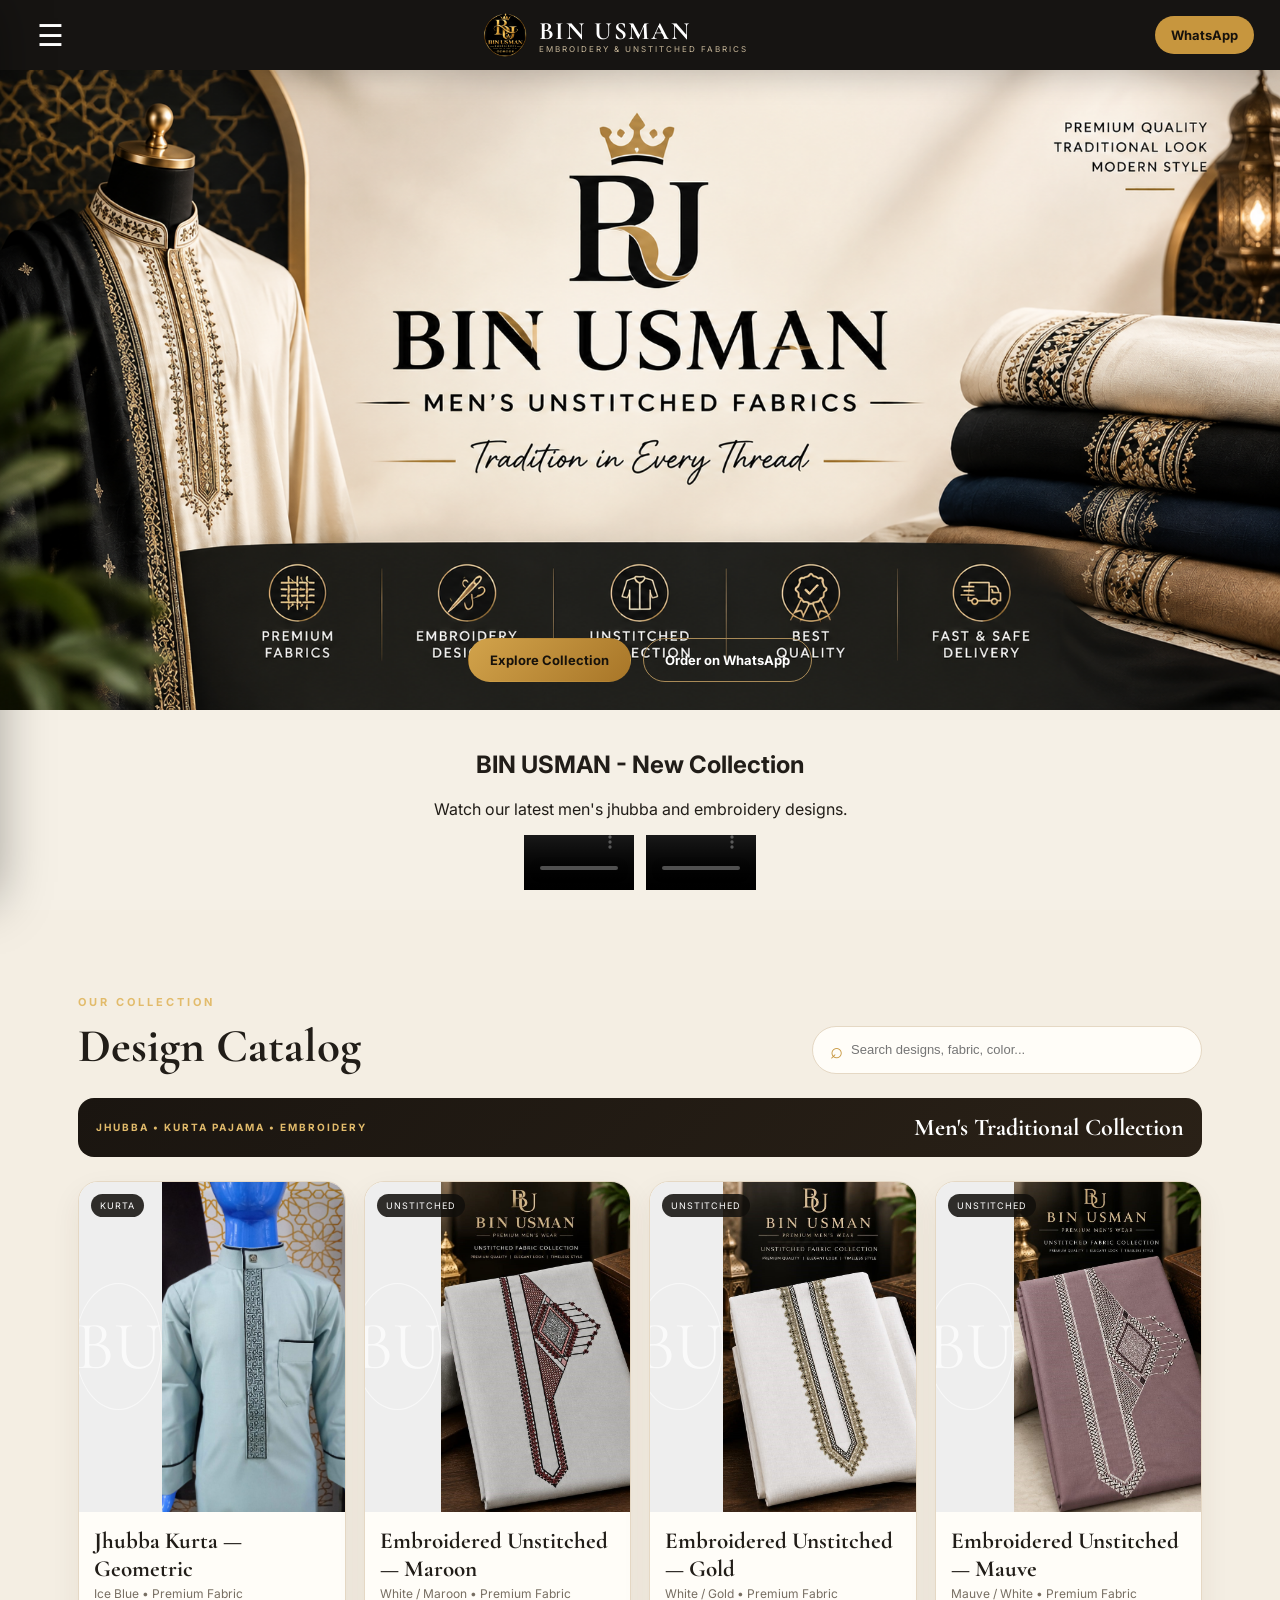
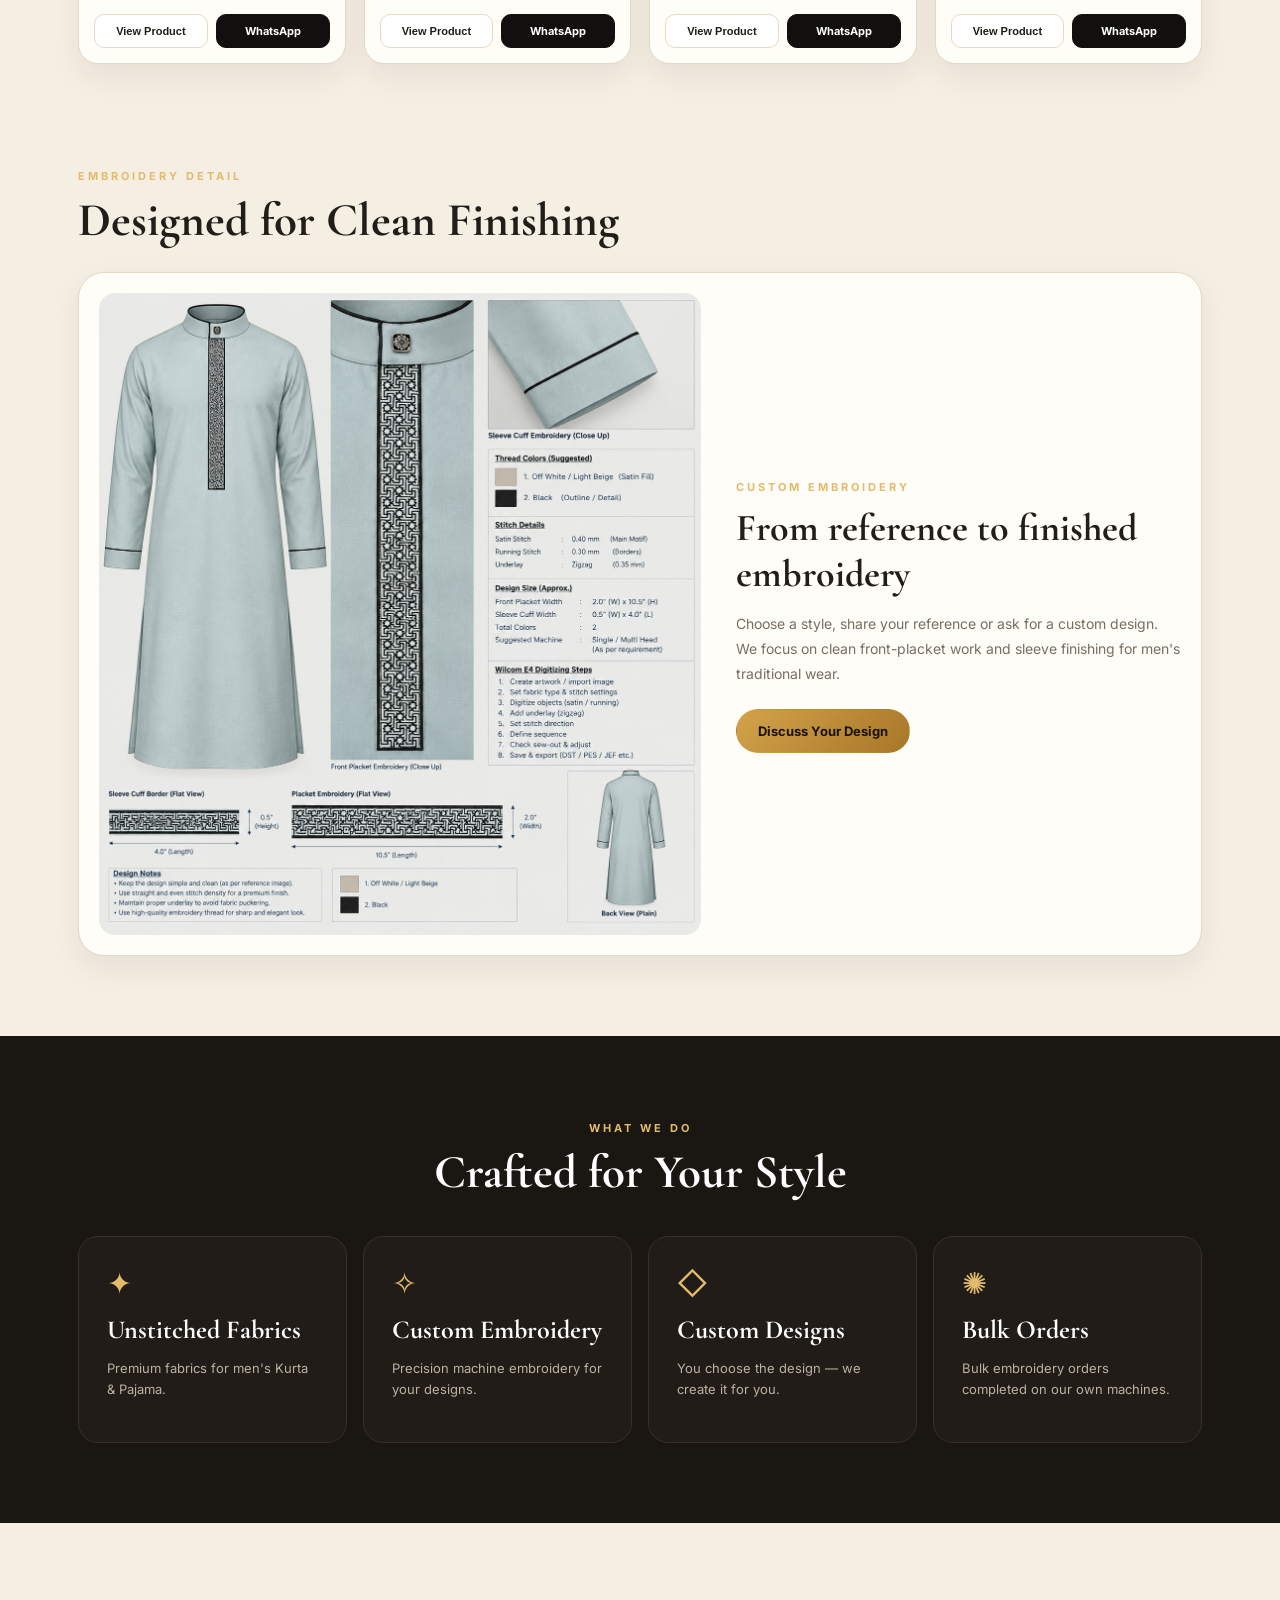
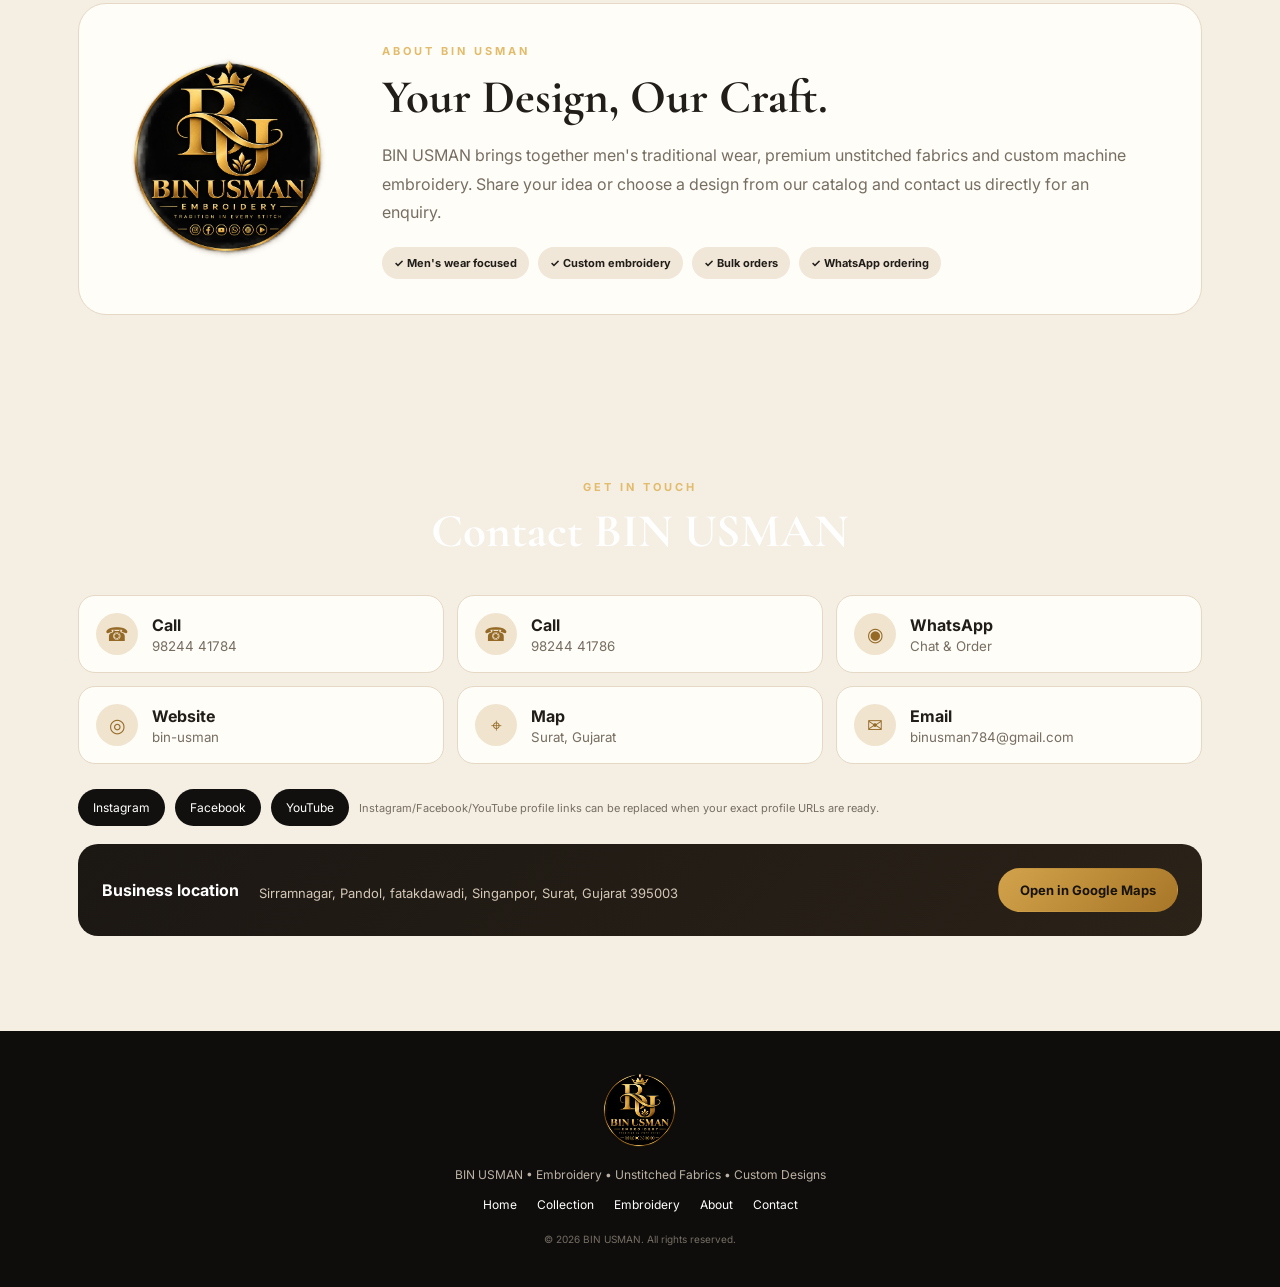
<file: index.html>
<!DOCTYPE html>
<html lang="en">
<head>
  <meta charset="UTF-8">
  <meta name="viewport" content="width=device-width, initial-scale=1.0">
  <meta name="theme-color" content="#11100e">
  <meta name="description" content="BIN USMAN offers men's traditional wear, unstitched fabrics, custom embroidery, jhubba and kurta pajama designs. Your Design, Our Craft.">
  <title>BIN USMAN | Men's Traditional Wear & Custom Embroidery</title>
  <link rel="icon" href="logo.png">
  <link rel="stylesheet" href="style.css">
</head>
<body>
  <header class="topbar">
    <button class="menu-btn" id="menuBtn" aria-label="Open menu">☰</button>
    <a class="brand" href="#home" aria-label="BIN USMAN home">
      <img src="logo.png" alt="BIN USMAN logo">
      <div>
        <strong>BIN USMAN</strong>
        <span>EMBROIDERY & UNSTITCHED FABRICS</span>
      </div>
    </a>
    <a class="header-wa" href="https://wa.me/919824441784?text=Hello%20BIN%20USMAN%2C%20I%20want%20to%20know%20more." target="_blank" rel="noopener">WhatsApp</a>
  </header>

  <div class="drawer" id="drawer">
    <button class="drawer-close" id="drawerClose">×</button>
    <img src="logo.png" class="drawer-logo" alt="BIN USMAN">
    <h2>BIN USMAN</h2>
    <p>Your Design, Our Craft.</p>
    <nav>
      <a href="#home">Home</a>
      <a href="#catalog">Collection</a>
      <a href="#details">Embroidery</a>
      <a href="#about">About</a>
      <a href="#contact">Contact</a>
    </nav>
    <div class="drawer-actions">
      <a class="gold-btn" href="tel:+919824441784">Call 98244 41784</a>
      <a class="dark-btn" href="https://wa.me/919824441784?text=Hello%20BIN%20USMAN%2C%20I%20want%20to%20place%20an%20order." target="_blank" rel="noopener">WhatsApp Order</a>
    </div>
  </div>

  <main>
    <section class="hero" id="home">
      <div class="hero-banner-wrap">
        <img class="hero-banner" src="banner.png" alt="BIN USMAN men's traditional wear and unstitched fabric collection">
        <div class="hero-banner-actions">
          <a class="gold-btn" href="#catalog">Explore Collection</a>
          <a class="outline-btn" href="https://wa.me/919824441784?text=Hello%20BIN%20USMAN%2C%20I%20want%20to%20enquire%20about%20your%20collection." target="_blank" rel="noopener">Order on WhatsApp</a>
        </div>
      </div>
    </section>
<section style="padding:20px; background:#f5f0e6; text-align:center;">
  <h2>BIN USMAN - New Collection</h2>
  <p>Watch our latest men's jhubba and embroidery designs.</p>

  <div style="display:flex; justify-content:center; gap:12px; flex-wrap:wrap;">

    <video controls playsinline preload="metadata"
      style=width:110px; height:137px; object-fit:cover; border-radius:10px;">
      <source src="WhatsApp%20Video%202026-09-30%20at%2012.01.19%20PM.mp4" type="video/mp4">
    </video>

    <video controls playsinline preload="metadata"
      style=width:110px; height:137px; object-fit:cover; border-radius:10px;
      <source src="video-2.mp4.mp4" type="video/mp4">
    </video>

  </div>
</section>
    <section class="section" id="catalog">
      <div class="section-head">
        <div>
          <span class="eyebrow">OUR COLLECTION</span>
          <h2>Design Catalog</h2>
        </div>
        <div class="search-box">
          <span>⌕</span>
          <input id="searchInput" type="search" placeholder="Search designs, fabric, color...">
        </div>
      </div>

      <div class="collection-note">
        <span>JHUBBA • KURTA PAJAMA • EMBROIDERY</span>
        <b>Men's Traditional Collection</b>
      </div>

      <div class="products" id="products"></div>
      <div class="no-results" id="noResults">No designs found. Try another search.</div>
    </section>

    <section class="section details-section" id="details">
      <div class="section-head">
        <div>
          <span class="eyebrow">EMBROIDERY DETAIL</span>
          <h2>Designed for Clean Finishing</h2>
        </div>
      </div>
      <div class="details-card">
        <img src="embroidery-details.png" alt="BIN USMAN embroidery design and stitch detail reference">
        <div>
          <span class="eyebrow">CUSTOM EMBROIDERY</span>
          <h3>From reference to finished embroidery</h3>
          <p>Choose a style, share your reference or ask for a custom design. We focus on clean front-placket work and sleeve finishing for men's traditional wear.</p>
          <a class="gold-btn" href="https://wa.me/919824441784?text=Hello%20BIN%20USMAN%2C%20I%20want%20a%20custom%20embroidery%20design." target="_blank" rel="noopener">Discuss Your Design</a>
        </div>
      </div>
    </section>

    <section class="section services" id="services">
      <div class="center-head">
        <span class="eyebrow">WHAT WE DO</span>
        <h2>Crafted for Your Style</h2>
      </div>
      <div class="service-grid">
        <article class="service-card"><div class="service-icon">✦</div><h3>Unstitched Fabrics</h3><p>Premium fabrics for men's Kurta & Pajama.</p></article>
        <article class="service-card"><div class="service-icon">✧</div><h3>Custom Embroidery</h3><p>Precision machine embroidery for your designs.</p></article>
        <article class="service-card"><div class="service-icon">◇</div><h3>Custom Designs</h3><p>You choose the design — we create it for you.</p></article>
        <article class="service-card"><div class="service-icon">✺</div><h3>Bulk Orders</h3><p>Bulk embroidery orders completed on our own machines.</p></article>
      </div>
    </section>

    <section class="section about" id="about">
      <div class="about-card">
        <div class="about-logo"><img src="logo.png" alt="BIN USMAN"></div>
        <div>
          <span class="eyebrow">ABOUT BIN USMAN</span>
          <h2>Your Design, Our Craft.</h2>
          <p>BIN USMAN brings together men's traditional wear, premium unstitched fabrics and custom machine embroidery. Share your idea or choose a design from our catalog and contact us directly for an enquiry.</p>
          <div class="about-points">
            <span>✓ Men's wear focused</span>
            <span>✓ Custom embroidery</span>
            <span>✓ Bulk orders</span>
            <span>✓ WhatsApp ordering</span>
          </div>
        </div>
      </div>
    </section>

    <section class="section contact" id="contact">
      <div class="center-head">
        <span class="eyebrow">GET IN TOUCH</span>
        <h2>Contact BIN USMAN</h2>
      </div>
      <div class="contact-grid">
        <a class="contact-card" href="tel:+919824441784"><span>☎</span><div><b>Call</b><small>98244 41784</small></div></a>
        <a class="contact-card" href="tel:+919824441786"><span>☎</span><div><b>Call</b><small>98244 41786</small></div></a>
        <a class="contact-card" href="https://wa.me/919824441784?text=Hello%20BIN%20USMAN%2C%20I%20want%20to%20enquire." target="_blank" rel="noopener"><span>◉</span><div><b>WhatsApp</b><small>Chat & Order</small></div></a>
        <a class="contact-card" href="https://sites.google.com/view/bin-usman/" target="_blank" rel="noopener"><span>◎</span><div><b>Website</b><small>bin-usman</small></div></a>
        <a class="contact-card" href="https://www.google.com/maps/search/?api=1&query=Sirramnagar%2C%20Pandol%2C%20fatakdawadi%2C%20Singanpor%2C%20Surat%2C%20Gujarat%20395003" target="_blank" rel="noopener"><span>⌖</span><div><b>Map</b><small>Surat, Gujarat</small></div></a>
        <a class="contact-card" href="mailto:binusman784@gmail.com"><span>✉</span><div><b>Email</b><small>binusman784@gmail.com</small></div></a>
      </div>

      <div class="social-row">
        <a href="https://www.instagram.com/" target="_blank" rel="noopener" title="Instagram">Instagram</a>
        <a href="https://www.facebook.com/" target="_blank" rel="noopener" title="Facebook">Facebook</a>
        <a href="https://www.youtube.com/" target="_blank" rel="noopener" title="YouTube">YouTube</a>
        <span class="social-note">Instagram/Facebook/YouTube profile links can be replaced when your exact profile URLs are ready.</span>
      </div>

      <div class="address-card">
        <b>Business location</b>
        <p>Sirramnagar, Pandol, fatakdawadi, Singanpor, Surat, Gujarat 395003</p>
        <a class="gold-btn" href="https://www.google.com/maps/search/?api=1&query=Sirramnagar%2C%20Pandol%2C%20fatakdawadi%2C%20Singanpor%2C%20Surat%2C%20Gujarat%20395003" target="_blank" rel="noopener">Open in Google Maps</a>
      </div>
    </section>
  </main>

  <footer>
    <img src="logo.png" alt="BIN USMAN">
    <p>BIN USMAN • Embroidery • Unstitched Fabrics • Custom Designs</p>
    <div class="footer-links">
      <a href="#home">Home</a><a href="#catalog">Collection</a><a href="#details">Embroidery</a><a href="#about">About</a><a href="#contact">Contact</a>
    </div>
    <small>© 2026 BIN USMAN. All rights reserved.</small>
  </footer>

  <div class="modal" id="productModal" aria-hidden="true">
    <div class="modal-card">
      <button class="modal-close" id="modalClose">×</button>
      <div class="modal-image" id="modalImage"></div>
      <div class="modal-body">
        <span class="eyebrow" id="modalType">EMBROIDERY DESIGN</span>
        <h2 id="modalName">Design</h2>
        <p id="modalMeta">Cotton • Cream</p>
        <div class="specs">
          <div><span>Fabric</span><b id="modalFabric">Cotton</b></div>
          <div><span>Color</span><b id="modalColor">Cream</b></div>
          <div><span>Work</span><b id="modalWork">Machine Embroidery</b></div>
        </div>
        <a id="modalOrder" class="gold-btn full" target="_blank" rel="noopener">Order / Enquiry on WhatsApp</a>
      </div>
    </div>
  </div>

</section>
  <script src="script.js"></script>
</body>
</html>
</file>
<file: style.css>
@import url('https://fonts.googleapis.com/css2?family=Cormorant+Garamond:wght@500;600;700&family=Inter:wght@400;500;600;700&display=swap');
:root{--black:#12100e;--black2:#1a1714;--gold:#c7963e;--gold2:#e2bb6b;--cream:#f4eee3;--paper:#fffdf8;--line:#e5d8c4;--text:#211d18;--muted:#776e62}
*{box-sizing:border-box}html{scroll-behavior:smooth}body{margin:0;background:var(--cream);color:var(--text);font-family:Inter,Arial,sans-serif}.topbar{height:70px;background:rgba(18,16,14,.98);display:flex;align-items:center;justify-content:space-between;padding:0 26px;position:sticky;top:0;z-index:50;box-shadow:0 8px 28px rgba(0,0,0,.18)}.menu-btn,.header-wa{border:0;background:none;color:#fff;cursor:pointer}.menu-btn{font-size:30px;width:48px}.header-wa{background:var(--gold);color:#16120d;text-decoration:none;font-weight:700;padding:11px 16px;border-radius:999px;font-size:13px}.brand{display:flex;align-items:center;gap:10px;text-decoration:none;color:#fff}.brand img{width:47px;height:47px;object-fit:contain}.brand strong{font-family:"Cormorant Garamond",serif;font-size:25px;letter-spacing:1.8px;display:block}.brand span{display:block;font-size:8px;letter-spacing:2px;color:#c9b89a;margin-top:-2px}
.hero{background:radial-gradient(circle at 80% 20%,#4a3418 0,#1c1713 25%,#100e0c 70%);color:#fff;min-height:620px;display:flex;align-items:center;overflow:hidden}.hero-inner{max-width:1180px;width:100%;margin:auto;padding:80px 34px;display:grid;grid-template-columns:1.05fr .95fr;align-items:center;gap:45px}.eyebrow{font-size:11px;letter-spacing:3px;color:var(--gold2);font-weight:700}.hero h1{font-family:"Cormorant Garamond",serif;font-size:76px;line-height:.88;margin:16px 0 24px;letter-spacing:-1px}.hero h1 em{color:var(--gold2);font-style:normal}.hero p{max-width:590px;color:#d9d0c5;line-height:1.8;font-size:16px}.hero-actions{display:flex;gap:12px;flex-wrap:wrap;margin-top:28px}.gold-btn,.outline-btn,.dark-btn{display:inline-flex;justify-content:center;align-items:center;text-decoration:none;border-radius:999px;padding:13px 21px;font-weight:700;font-size:13px;cursor:pointer;border:1px solid transparent}.gold-btn{background:linear-gradient(135deg,#d2a34b,#a87628);color:#17120b}.outline-btn{border-color:#a98a57;color:#fff;background:transparent}.dark-btn{background:#211c17;color:#fff}.hero-logo-wrap{position:relative;display:flex;justify-content:center;align-items:center}.hero-logo-wrap img{width:min(440px,90%);position:relative;z-index:2;filter:drop-shadow(0 25px 45px rgba(0,0,0,.5))}.gold-ring{position:absolute;width:470px;height:470px;border:1px solid rgba(218,173,83,.35);border-radius:50%;box-shadow:0 0 100px rgba(199,150,62,.12)}.quick-links{display:flex;gap:22px;margin-top:22px;flex-wrap:wrap}.quick-links a{color:#d7c7ae;text-decoration:none;font-size:13px}
.section{max-width:1180px;margin:auto;padding:80px 28px}.section-head{display:flex;justify-content:space-between;align-items:end;gap:20px;margin-bottom:24px}.section h2{font-family:"Cormorant Garamond",serif;font-size:47px;margin:8px 0 0}.search-box{background:var(--paper);border:1px solid var(--line);border-radius:999px;padding:0 17px;display:flex;align-items:center;width:min(390px,100%);height:48px}.search-box span{font-size:22px;color:var(--gold)}.search-box input{border:0;outline:0;background:transparent;padding:0 8px;width:100%;font-size:13px}.chips{display:flex;gap:9px;flex-wrap:wrap;margin-bottom:26px}.chip{background:var(--paper);border:1px solid var(--line);border-radius:999px;padding:9px 17px;cursor:pointer}.chip.active,.chip:hover{background:var(--gold);border-color:var(--gold);color:#fff}.products{display:grid;grid-template-columns:repeat(4,1fr);gap:18px}.product{background:var(--paper);border:1px solid var(--line);border-radius:20px;overflow:hidden;box-shadow:0 12px 30px rgba(67,48,25,.07);transition:.2s}.product:hover{transform:translateY(-4px);box-shadow:0 18px 38px rgba(67,48,25,.12)}.product-img{height:235px;position:relative;display:flex;align-items:center;justify-content:center;background:linear-gradient(135deg,#eee2cc,#c8a96b)}.product-img::before{content:"BU";font-family:"Cormorant Garamond",serif;font-size:68px;color:rgba(255,255,255,.72);border:1px solid rgba(255,255,255,.6);width:125px;height:125px;border-radius:50%;display:grid;place-items:center}.product-img .tag{position:absolute;top:12px;left:12px;background:rgba(17,14,11,.86);color:#fff;padding:6px 9px;border-radius:999px;font-size:9px;letter-spacing:1px}.product-body{padding:15px}.product-body h3{font-family:"Cormorant Garamond",serif;font-size:23px;margin:0 0 3px}.product-body p{font-size:12px;color:var(--muted);margin:0 0 13px}.product-actions{display:flex;gap:8px}.product-actions button,.product-actions a{flex:1;border:1px solid var(--line);background:#fff;padding:9px;border-radius:10px;text-decoration:none;text-align:center;color:var(--text);font-size:11px;font-weight:700;cursor:pointer}.product-actions .order{background:var(--black);color:#fff;border-color:var(--black)}.no-results{display:none;text-align:center;padding:45px;color:var(--muted)}
.services{background:#1a1612;color:#fff;max-width:none;padding-left:max(28px,calc((100% - 1124px)/2));padding-right:max(28px,calc((100% - 1124px)/2))}.center-head{text-align:center;margin-bottom:36px}.center-head h2{color:#fff}.service-grid{display:grid;grid-template-columns:repeat(4,1fr);gap:16px}.service-card{background:#211c17;border:1px solid #3a3024;border-radius:20px;padding:28px}.service-icon{color:var(--gold2);font-size:30px}.service-card h3{font-family:"Cormorant Garamond",serif;font-size:26px;margin:13px 0 8px}.service-card p{color:#bdb1a2;font-size:13px;line-height:1.65}
.about-card{background:var(--paper);border:1px solid var(--line);border-radius:28px;padding:35px;display:grid;grid-template-columns:230px 1fr;gap:38px;align-items:center}.about-logo img{width:100%;max-width:210px;display:block;margin:auto}.about h2{margin-top:10px}.about p{color:var(--muted);line-height:1.8;max-width:760px}.about-points{display:flex;flex-wrap:wrap;gap:9px;margin-top:20px}.about-points span{padding:9px 12px;border-radius:999px;background:#f0e7d8;font-size:11px;font-weight:700}
.contact{padding-bottom:95px}.contact-grid{display:grid;grid-template-columns:repeat(3,1fr);gap:13px}.contact-card{display:flex;gap:14px;align-items:center;background:var(--paper);border:1px solid var(--line);border-radius:17px;padding:17px;text-decoration:none;color:var(--text)}.contact-card>span{width:42px;height:42px;border-radius:50%;background:#f0e4cf;color:#956a27;display:grid;place-items:center;font-size:19px}.contact-card b,.contact-card small{display:block}.contact-card small{color:var(--muted);margin-top:3px}.social-row{display:flex;gap:10px;flex-wrap:wrap;align-items:center;margin-top:25px}.social-row a{background:var(--black);color:#fff;text-decoration:none;padding:11px 15px;border-radius:999px;font-size:12px}.social-note{color:var(--muted);font-size:11px;flex:1;min-width:260px}.address-card{margin-top:18px;background:linear-gradient(135deg,#1b1713,#2b2218);color:#fff;border-radius:20px;padding:24px;display:flex;align-items:center;gap:20px;flex-wrap:wrap}.address-card p{margin:5px 0 0;color:#d4c8b7;flex:1;min-width:280px;font-size:13px}
footer{background:#0e0d0b;color:#bcb2a5;text-align:center;padding:40px 20px}.footer-links{display:flex;justify-content:center;gap:20px;flex-wrap:wrap;margin:15px 0}.footer-links a{color:#fff;text-decoration:none;font-size:12px}.footer-links a:hover{color:var(--gold2)}footer img{width:80px;height:80px;object-fit:contain}footer p{font-size:12px}footer small{font-size:10px;color:#756e65}
.drawer{position:fixed;inset:0 auto 0 0;width:min(360px,88vw);background:#161310;color:#fff;z-index:100;padding:35px 25px;transform:translateX(-105%);transition:.25s;box-shadow:15px 0 50px rgba(0,0,0,.35)}.drawer.open{transform:translateX(0)}.drawer-close,.modal-close{position:absolute;right:18px;top:13px;background:none;border:0;color:#fff;font-size:31px;cursor:pointer}.drawer-logo{width:90px;height:90px;object-fit:contain}.drawer h2{font-family:"Cormorant Garamond",serif;font-size:36px;margin:5px 0}.drawer p{color:#b9afa2}.drawer nav{display:grid;gap:6px;margin:25px 0}.drawer nav a{color:#fff;text-decoration:none;padding:12px;border-bottom:1px solid #2f2922}.drawer-actions{display:grid;gap:10px}
.modal{position:fixed;inset:0;background:rgba(0,0,0,.72);display:none;align-items:center;justify-content:center;z-index:120;padding:20px}.modal.show{display:flex}.modal-card{width:min(720px,100%);background:var(--paper);border-radius:25px;overflow:hidden;position:relative;display:grid;grid-template-columns:1fr 1fr}.modal-close{color:#111;background:rgba(255,255,255,.8);border-radius:50%;width:40px;height:40px;line-height:1;z-index:2}.modal-image{min-height:390px;background:linear-gradient(135deg,#e7d7bb,#b58b4a);display:grid;place-items:center}.modal-image::after{content:"BIN USMAN";font-family:"Cormorant Garamond",serif;font-size:45px;color:rgba(255,255,255,.8);border:1px solid rgba(255,255,255,.7);padding:25px;border-radius:12px}.modal-body{padding:34px}.modal-body h2{font-family:"Cormorant Garamond",serif;font-size:42px;margin:10px 0 4px}.modal-body>p{color:var(--muted)}.specs{border-top:1px solid var(--line);border-bottom:1px solid var(--line);margin:20px 0}.specs div{display:flex;justify-content:space-between;padding:13px 0;border-bottom:1px solid var(--line);font-size:12px}.specs div:last-child{border:0}.full{width:100%}
@media(max-width:900px){.hero-inner{grid-template-columns:1fr;text-align:center}.hero p{margin-left:auto;margin-right:auto}.hero-actions,.quick-links{justify-content:center}.hero-logo-wrap{order:-1}.hero-logo-wrap img{width:270px}.gold-ring{width:310px;height:310px}.products{grid-template-columns:repeat(2,1fr)}.service-grid{grid-template-columns:repeat(2,1fr)}.contact-grid{grid-template-columns:repeat(2,1fr)}}
@media(max-width:620px){.topbar{padding:0 12px;height:62px}.brand img{width:40px;height:40px}.brand strong{font-size:20px}.brand span{font-size:6px;letter-spacing:1.2px}.header-wa{padding:9px 12px;font-size:11px}.hero{min-height:auto}.hero-inner{padding:55px 18px 65px}.hero h1{font-size:57px}.section{padding:58px 16px}.section-head{align-items:stretch;flex-direction:column}.section h2{font-size:39px}.search-box{width:100%}.products{grid-template-columns:1fr 1fr;gap:10px}.product-img{height:165px}.product-img::before{width:88px;height:88px;font-size:47px}.product-body{padding:11px}.product-body h3{font-size:19px}.product-actions{flex-direction:column}.service-grid,.contact-grid{grid-template-columns:1fr}.about-card{grid-template-columns:1fr;padding:25px;text-align:center}.about-logo img{width:170px}.about-points{justify-content:center}.modal-card{grid-template-columns:1fr;max-height:92vh;overflow:auto}.modal-image{min-height:220px}.modal-body h2{font-size:35px}}

/* BIN USMAN product image update */
.hero{background:#0f0d0a;min-height:auto;padding:0;display:block}
.hero-banner-wrap{position:relative;max-width:1500px;margin:auto;overflow:hidden;background:#111}
.hero-banner{display:block;width:100%;height:auto;max-height:760px;object-fit:cover}
.hero-banner-actions{position:absolute;left:50%;bottom:28px;transform:translateX(-50%);display:flex;gap:12px;justify-content:center;flex-wrap:wrap}
.collection-note{display:flex;align-items:center;justify-content:space-between;gap:20px;background:linear-gradient(135deg,#1a1510,#2a2117);color:#fff;border-radius:16px;padding:15px 18px;margin-bottom:24px}
.collection-note span{font-size:10px;letter-spacing:2px;color:var(--gold2);font-weight:700}
.collection-note b{font-family:"Cormorant Garamond",serif;font-size:24px}
.product-img{height:330px;background:#eee;overflow:hidden}
.product-img img{width:100%;height:100%;object-fit:cover;display:block}
.details-section{padding-top:20px}
.details-card{display:grid;grid-template-columns:1.15fr .85fr;gap:35px;align-items:center;background:var(--paper);border:1px solid var(--line);border-radius:26px;padding:20px;box-shadow:0 12px 30px rgba(67,48,25,.07)}
.details-card img{width:100%;border-radius:16px;display:block}
.details-card h3{font-family:"Cormorant Garamond",serif;font-size:38px;margin:10px 0}
.details-card p{color:var(--muted);line-height:1.8;font-size:14px;margin-bottom:22px}
.modal-image{min-height:390px;background:#eee;display:flex;align-items:center;justify-content:center;padding:12px}
.modal-image img{width:100%;height:100%;max-height:520px;object-fit:contain;display:block}
@media(max-width:900px){.details-card{grid-template-columns:1fr}.product-img{height:280px}.hero-banner-actions{bottom:18px}}
@media(max-width:620px){.hero-banner{min-height:270px;object-fit:cover}.hero-banner-actions{position:static;transform:none;padding:14px;background:#111;display:flex}.collection-note{align-items:flex-start;flex-direction:column}.collection-note b{font-size:22px}.product-img{height:220px}.details-card h3{font-size:32px}}
</file>
